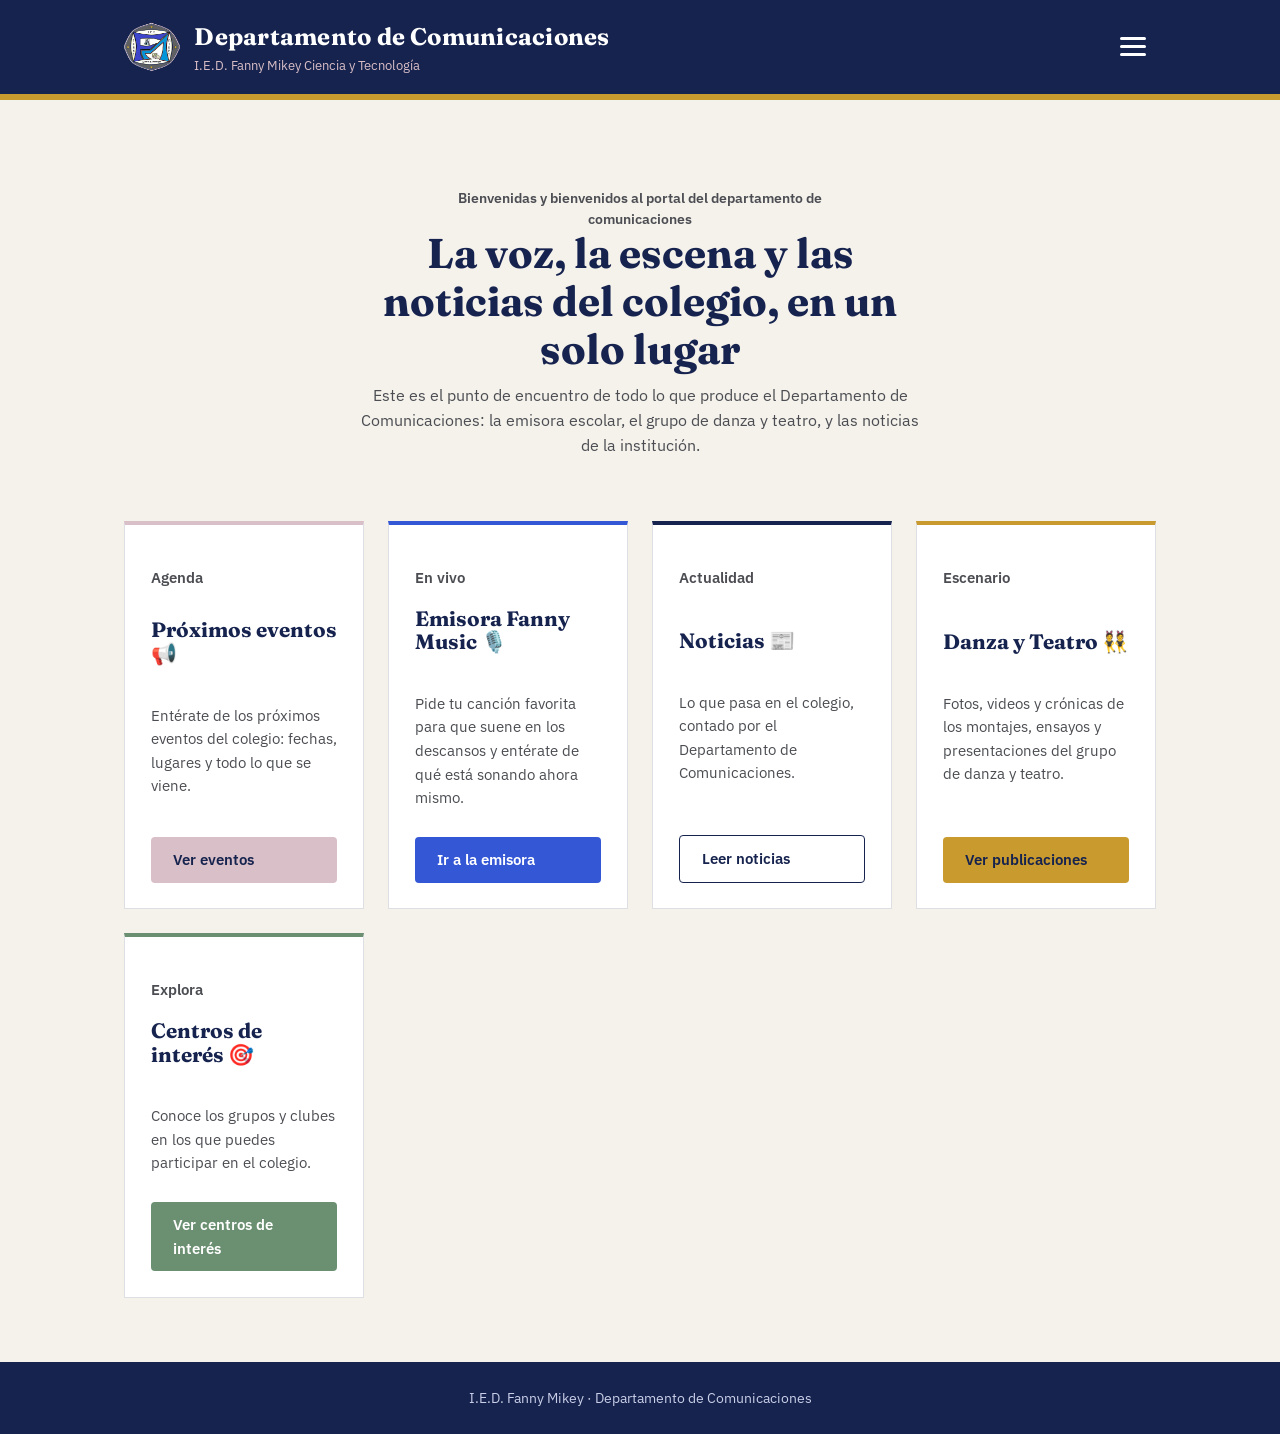
<file: index.html>
<!DOCTYPE html>
<html lang="es">
<head>
<meta charset="UTF-8">
<meta name="viewport" content="width=device-width, initial-scale=1.0">
<title>Portal de Comunicaciones I.E.D. Fanny Mikey</title>
<link rel="icon" href="assets/images/logo.png">
<link rel="stylesheet" href="assets/css/style.css">
</head>
<body>

<header class="masthead">
  <div class="masthead__bar">
    <div class="masthead__brand">
      <img src="assets/images/logo.png" alt="Escudo I.E.D. Fanny Mikey">
      <div>
        <div class="masthead__title">Departamento de Comunicaciones</div>
        <div class="masthead__subtitle">I.E.D. Fanny Mikey Ciencia y Tecnología</div>
      </div>
    </div>
    <button class="menu-toggle" id="menu-toggle" aria-label="Abrir menú" aria-expanded="false">
      <span></span><span></span><span></span>
    </button>
  </div>
  <nav class="masthead__nav" id="masthead-nav">
      <a href="index.html" class="is-active">🏠 Inicio</a>
      <a href="eventos.html">📢 Próximos eventos</a>
      <a href="emisora.html">🎙️ Emisora Fanny Music</a>
      <a href="noticias.html">📰 Fanny comunica</a>
      <a href="danza-teatro.html">👯 Danza y Teatro</a>
      <a href="centros-interes.html">🎯 Centros de interés </a>
      <a href="presentadores.html">😎 Presentadores</a>
  </nav>
</header>

<main>
  <div class="container">
    <section class="hero">
      <p class="eyebrow">Bienvenidas y bienvenidos al portal del departamento de comunicaciones</p>
      <h1>La voz, la escena y las noticias del colegio, en un solo lugar</h1>
      <p>Este es el punto de encuentro de todo lo que produce el Departamento de Comunicaciones: la emisora escolar, el grupo de danza y teatro, y las noticias de la institución.</p>
    </section>

    <div class="dept-grid">
      <article class="dept-card dept-card--eventos">
        <p class="eyebrow">Agenda</p>
        <h3>Próximos eventos 📢</h3>
        <p>Entérate de los próximos eventos del colegio: fechas, lugares y todo lo que se viene.</p>
        <a class="btn btn--blush" href="eventos.html">Ver eventos</a>
      </article>

      <article class="dept-card dept-card--radio">
        <p class="eyebrow">En vivo</p>
        <h3>Emisora Fanny Music 🎙️</h3>
        <p>Pide tu canción favorita para que suene en los descansos y entérate de qué está sonando ahora mismo.</p>
        <a class="btn" href="emisora.html">Ir a la emisora</a>
      </article>

      <article class="dept-card dept-card--noticias">
        <p class="eyebrow">Actualidad</p>
        <h3>Noticias 📰</h3>
        <p>Lo que pasa en el colegio, contado por el Departamento de Comunicaciones.</p>
        <a class="btn btn--outline" href="noticias.html">Leer noticias</a>
      </article>

      <article class="dept-card dept-card--danza">
        <p class="eyebrow">Escenario</p>
        <h3>Danza y Teatro 👯</h3>
        <p>Fotos, videos y crónicas de los montajes, ensayos y presentaciones del grupo de danza y teatro.</p>
        <a class="btn btn--gold" href="danza-teatro.html">Ver publicaciones</a>
      </article>

      <article class="dept-card dept-card--interes">
        <p class="eyebrow">Explora</p>
        <h3>Centros de interés 🎯</h3>
        <p>Conoce los grupos y clubes en los que puedes participar en el colegio.</p>
        <a class="btn btn--sage" href="centros-interes.html">Ver centros de interés</a>
      </article>
    </div>
  </div>
</main>

<footer>
  I.E.D. Fanny Mikey · Departamento de Comunicaciones
</footer>

<script src="assets/js/nav.js"></script>
</body>
</html>
</file>
<file: assets/css/style.css>
/* =========================================================
   PORTAL DE COMUNICACIONES — I.E.D. FANNY MIKEY
   Tokens de diseño:
   - Navy   #16234E  (masthead, fondos oscuros)
   - Blue   #3457D5  (acento primario, enlaces, botones)
   - Gold   #C99A2E  (estrellas, detalles, hover)
   - Ink    #24262B  (texto)
   - Paper  #F5F2EC  (fondo de página)
   - Blush  #D9BFC7  (filete decorativo, tomado del borde del escudo)
   - Sage   #6B8F71  (Centros de interés)
   Tipografía:
   - Titulares: "Fraunces" (serif editorial, con carácter de diario escolar)
   - Cuerpo:    "IBM Plex Sans"
   ========================================================= */

@import url('https://fonts.googleapis.com/css2?family=Fraunces:opsz,wght@9..144,400;9..144,600;9..144,700&family=IBM+Plex+Sans:wght@400;500;600&display=swap');

:root {
  --navy: #16234E;
  --blue: #3457D5;
  --gold: #C99A2E;
  --ink: #24262B;
  --paper: #F5F2EC;
  --blush: #D9BFC7;
  --sage: #6B8F71;
  --paper-raised: #FFFFFF;
  --line: rgba(22, 35, 78, 0.14);
  --radius: 4px;
}

* { box-sizing: border-box; }

html { scroll-behavior: smooth; }

body {
  margin: 0;
  background: var(--paper);
  color: var(--ink);
  font-family: 'IBM Plex Sans', sans-serif;
  line-height: 1.55;
}

h1, h2, h3, h4, .display {
  font-family: 'Fraunces', serif;
  color: var(--navy);
  line-height: 1.15;
  margin: 0 0 0.5em;
}

a { color: var(--blue); }
a:focus-visible, button:focus-visible, input:focus-visible, textarea:focus-visible {
  outline: 3px solid var(--gold);
  outline-offset: 2px;
}

img { max-width: 100%; display: block; }

.container {
  max-width: 1080px;
  margin: 0 auto;
  padding: 0 1.5rem;
}

/* ---------- MASTHEAD ---------- */
.masthead {
  background: var(--navy);
  color: #fff;
  border-bottom: 6px solid var(--gold);
  position: relative;
}
.masthead__bar {
  display: flex;
  align-items: center;
  justify-content: space-between;
  padding: 1.1rem 1.5rem;
  max-width: 1080px;
  margin: 0 auto;
  gap: 1rem;
}
.masthead__brand {
  display: flex;
  align-items: center;
  gap: 0.9rem;
}
.masthead__brand img { height: 56px; width: 56px; }
.masthead__title {
  font-family: 'Fraunces', serif;
  font-weight: 700;
  font-size: 1.5rem;
  color: #fff;
  letter-spacing: 0.01em;
}
.masthead__subtitle {
  font-size: 0.8rem;
  color: var(--blush);
  margin-top: 0.1rem;
}

/* Botón hamburguesa (tres líneas), esquina derecha */
.menu-toggle {
  background: none;
  border: none;
  cursor: pointer;
  display: flex;
  flex-direction: column;
  justify-content: center;
  gap: 5px;
  padding: 10px;
  flex-shrink: 0;
}
.menu-toggle span {
  display: block;
  width: 26px;
  height: 3px;
  background: #fff;
  border-radius: 2px;
  transition: transform 0.25s ease, opacity 0.25s ease;
}
.menu-toggle[aria-expanded="true"] span:nth-child(1) { transform: translateY(8px) rotate(45deg); }
.menu-toggle[aria-expanded="true"] span:nth-child(2) { opacity: 0; }
.menu-toggle[aria-expanded="true"] span:nth-child(3) { transform: translateY(-8px) rotate(-45deg); }

/* Menú desplegable */
nav.masthead__nav {
  position: absolute;
  top: 100%;
  right: 1.5rem;
  margin-top: 2px;
  background: var(--navy);
  border: 1px solid rgba(255,255,255,0.15);
  border-top: 3px solid var(--gold);
  min-width: 230px;
  display: none;
  flex-direction: column;
  padding: 0.5rem 0;
  box-shadow: 0 16px 32px rgba(0,0,0,0.4);
  z-index: 50;
}
nav.masthead__nav.is-open { display: flex; }
nav.masthead__nav a {
  color: #EDEBE3;
  text-decoration: none;
  font-size: 0.95rem;
  padding: 0.7rem 1.3rem;
  border-left: 3px solid transparent;
}
nav.masthead__nav a:hover,
nav.masthead__nav a.is-active {
  border-left-color: var(--gold);
  background: rgba(255,255,255,0.06);
  color: #fff;
}

@media (max-width: 780px) {
  .masthead__bar { padding: 0.9rem 1rem; }
  .masthead__brand img { height: 44px; width: 44px; }
  .masthead__title { font-size: 1.15rem; }
  .masthead__subtitle { font-size: 0.72rem; }
  nav.masthead__nav { right: 1rem; left: 1rem; min-width: unset; }
}


/* ---------- SECTIONS ---------- */
main { padding: 2.5rem 0 4rem; }
.section-front {
  padding: 2.5rem 0;
  border-top: 1px solid var(--line);
}
.section-front:first-child { border-top: none; }

.eyebrow {
  color: var(--blue);
  font-size: 0.85rem;
  font-weight: 600;
  margin-bottom: 0.3rem;
}

.hero {
  text-align: center;
  padding: 3rem 1rem 2rem;
}
.hero h1 { font-size: 2.6rem; max-width: 18ch; margin: 0 auto 0.6rem; }
.hero p { max-width: 56ch; margin: 0 auto; color: #4b4d52; }
@media (max-width: 780px) {
  .hero { padding: 2rem 0.5rem 1.5rem; }
  .hero h1 { font-size: 1.8rem; }
}

/* Grid of the departments on the homepage, each with its own voice */
.dept-grid {
  display: grid;
  grid-template-columns: repeat(auto-fit, minmax(230px, 1fr));
  gap: 1.5rem;
  margin-top: 2rem;
}
@media (max-width: 780px) {
  .dept-grid { grid-template-columns: 1fr; }
}
.dept-card {
  background: var(--paper-raised);
  border: 1px solid var(--line);
  padding: 1.6rem;
  display: flex;
  flex-direction: column;
  gap: 0.75rem;
  transition: transform 0.25s ease, box-shadow 0.25s ease, border-color 0.25s ease;
  animation: dept-card-in 0.6s ease both;
}
.dept-card:hover {
  transform: translateY(-6px);
  box-shadow: 0 14px 28px rgba(22, 35, 78, 0.18);
}
.dept-card--radio { animation-delay: 0.12s; }
.dept-card--danza { animation-delay: 0.36s; }
.dept-card--noticias { animation-delay: 0.24s; }
.dept-card--eventos { animation-delay: 0s; }
.dept-card--interes { animation-delay: 0.48s; }
.dept-card--radio:hover { border-color: var(--blue); }
.dept-card--danza:hover { border-color: var(--gold); }
.dept-card--noticias:hover { border-color: var(--navy); }
.dept-card--eventos:hover { border-color: var(--blush); }
.dept-card--interes:hover { border-color: var(--sage); }

@keyframes dept-card-in {
  from { opacity: 0; transform: translateY(18px); }
  to   { opacity: 1; transform: translateY(0); }
}
@media (prefers-reduced-motion: reduce) {
  .dept-card { animation: none; }
  .dept-card:hover { transform: none; }
}
.dept-card--radio { border-top: 4px solid var(--blue); }
.dept-card--danza { border-top: 4px solid var(--gold); }
.dept-card--noticias { border-top: 4px solid var(--navy); }
.dept-card--eventos { border-top: 4px solid var(--blush); }
.dept-card--interes { border-top: 4px solid var(--sage); }
.dept-card h3 { font-size: 1.3rem; }
.dept-card p { color: #4b4d52; font-size: 0.95rem; flex-grow: 1; }

/* ---------- BUTTONS & FORMS ---------- */
.btn {
  display: inline-block;
  background: var(--blue);
  color: #fff;
  border: none;
  padding: 0.7rem 1.4rem;
  font-family: 'IBM Plex Sans', sans-serif;
  font-weight: 600;
  font-size: 0.95rem;
  text-decoration: none;
  cursor: pointer;
  border-radius: var(--radius);
  transition: background-color 0.2s ease, transform 0.15s ease;
}
.btn:active { transform: scale(0.97); }
.btn:hover { background: #2946b8; }
.btn--gold { background: var(--gold); color: var(--navy); }
.btn--gold:hover { background: #b6871f; }
.btn--outline {
  background: transparent;
  color: var(--navy);
  border: 1.5px solid var(--navy);
}
.btn--blush { background: var(--blush); color: var(--navy); }
.btn--blush:hover { background: #c9a5af; }
.btn--sage { background: var(--sage); color: #fff; }
.btn--sage:hover { background: #567a5c; }
.btn--ghost {
  background: transparent;
  color: var(--blue);
  border: 1px solid var(--line);
}
.btn--danger { background: #a5322a; }
.btn--danger:hover { background: #832822; }
.btn[disabled] { opacity: 0.55; cursor: not-allowed; }

form { display: flex; flex-direction: column; gap: 1rem; }
label { font-weight: 600; font-size: 0.9rem; display: block; margin-bottom: 0.3rem; }
input, textarea, select {
  width: 100%;
  padding: 0.65rem 0.8rem;
  border: 1px solid #C8C4BA;
  border-radius: var(--radius);
  font-family: inherit;
  font-size: 0.95rem;
  background: #fff;
}
textarea { min-height: 120px; resize: vertical; }
.field-hint { font-size: 0.8rem; color: #6b6d72; margin-top: 0.25rem; }
.form-row { display: flex; gap: 1rem; flex-wrap: wrap; }
.form-row > * { flex: 1; min-width: 220px; }

.status-banner {
  padding: 0.8rem 1rem;
  border-radius: var(--radius);
  font-size: 0.9rem;
  margin-bottom: 1rem;
}
.status-banner--ok { background: #E4EFE0; color: #2C5E2C; }
.status-banner--error { background: #F6E1DE; color: #8C2E22; }
.status-banner--hidden { display: none; }

/* ---------- EMISORA ---------- */
.now-playing {
  background: var(--navy);
  color: #fff;
  padding: 1.6rem 1.8rem;
  display: flex;
  align-items: center;
  gap: 1.2rem;
  border-left: 6px solid var(--gold);
}
.now-playing__label { font-size: 0.75rem; letter-spacing: 0.08em; color: var(--blush); }
.now-playing__song { font-family: 'Fraunces', serif; font-size: 1.4rem; }
.now-playing__artist { color: #C9CEE8; }
.pulse-dot {
  width: 10px; height: 10px; border-radius: 50%;
  background: var(--gold);
  flex-shrink: 0;
  animation: pulse 1.6s ease-in-out infinite;
}
@keyframes pulse {
  0%, 100% { opacity: 1; transform: scale(1); }
  50% { opacity: 0.5; transform: scale(1.25); }
}
@media (prefers-reduced-motion: reduce) {
  .pulse-dot { animation: none; }
}

.request-list { list-style: none; margin: 0; padding: 0; display: flex; flex-direction: column; gap: 0.6rem; }
.request-item {
  display: flex; justify-content: space-between; align-items: center;
  gap: 1rem; padding: 0.8rem 1rem; background: var(--paper-raised);
  border: 1px solid var(--line);
}
.request-item__song { font-weight: 600; }
.request-item__meta { font-size: 0.82rem; color: #6b6d72; }

/* ---------- NOTICIAS (front page style) ---------- */
.news-item {
  border-bottom: 1px solid var(--line);
  padding: 1.8rem 0;
  display: grid;
  grid-template-columns: 1.4fr 1fr;
  gap: 1.6rem;
}
@media (max-width: 700px) {
  .news-item { grid-template-columns: 1fr; }
}
.news-item__epigrafe { color: var(--blue); font-size: 0.8rem; font-weight: 600; margin-bottom: 0.2rem; }
.news-item__titular { font-size: 1.6rem; margin-bottom: 0.3rem; }
.news-item__bajada { color: #4b4d52; font-weight: 500; margin-bottom: 0.6rem; }
.news-item__media img, .news-item__media video { width: 100%; border: 1px solid var(--line); }
.news-item__date { font-size: 0.78rem; color: #8a8c90; margin-top: 0.6rem; }

/* ---------- GALERÍAS (Danza y Teatro, Eventos, Centros de interés) ---------- */
.gallery-grid {
  display: grid;
  grid-template-columns: repeat(2, 1fr);
  gap: 1.4rem;
}
@media (max-width: 700px) { .gallery-grid { grid-template-columns: 1fr; } }
.gallery-card {
  background: var(--paper-raised);
  border: 1px solid var(--line);
}
.gallery-card__media img, .gallery-card__media video { width: 100%; aspect-ratio: 4/3; object-fit: cover; }
.gallery-card__body { padding: 1.2rem; }
.gallery-card__body h3 { font-size: 1.15rem; }

/* ---------- LOGIN / ADMIN ---------- */
.login-panel {
  max-width: 420px;
  margin: 3rem auto;
  background: var(--paper-raised);
  border: 1px solid var(--line);
  border-top: 4px solid var(--gold);
  padding: 2.2rem;
}
.login-panel h1 { font-size: 1.6rem; text-align: center; }
.login-panel p.tagline { text-align: center; color: #6b6d72; margin-bottom: 1.5rem; font-size: 0.9rem; }

/* El selector de secciones del panel reutiliza las tarjetas .dept-card de la portada */
#admin-switcher { margin-bottom: 2.5rem; }
#admin-switcher .dept-card { cursor: default; }
#admin-switcher .dept-card.is-active {
  box-shadow: 0 14px 28px rgba(22, 35, 78, 0.22);
  transform: translateY(-4px);
}
#admin-switcher .dept-card--eventos.is-active { border-color: var(--blush); }
#admin-switcher .dept-card--radio.is-active { border-color: var(--blue); }
#admin-switcher .dept-card--noticias.is-active { border-color: var(--navy); }
#admin-switcher .dept-card--danza.is-active { border-color: var(--gold); }
#admin-switcher .dept-card--interes.is-active { border-color: var(--sage); }

.admin-panel { display: none; }
.admin-panel.is-active { display: block; }

.admin-topbar {
  display: flex; justify-content: space-between; align-items: center;
  padding: 1rem 0; margin-bottom: 1rem; border-bottom: 1px solid var(--line);
}
.admin-list-item {
  background: var(--paper-raised); border: 1px solid var(--line);
  padding: 1rem 1.2rem; margin-bottom: 0.8rem;
  display: flex; justify-content: space-between; gap: 1rem; align-items: flex-start;
}
.admin-list-item__actions { display: flex; gap: 0.5rem; flex-shrink: 0; }
.admin-list-item__body { flex-grow: 1; }
.admin-list-item__title { font-weight: 600; margin-bottom: 0.2rem; }
.admin-list-item__meta { font-size: 0.8rem; color: #8a8c90; }

.empty-state {
  text-align: center; padding: 2.5rem 1rem; color: #8a8c90;
  border: 1px dashed var(--line);
}

footer {
  background: var(--navy); color: #C9CEE8;
  padding: 1.6rem 0; text-align: center; font-size: 0.85rem;
}
</file>
